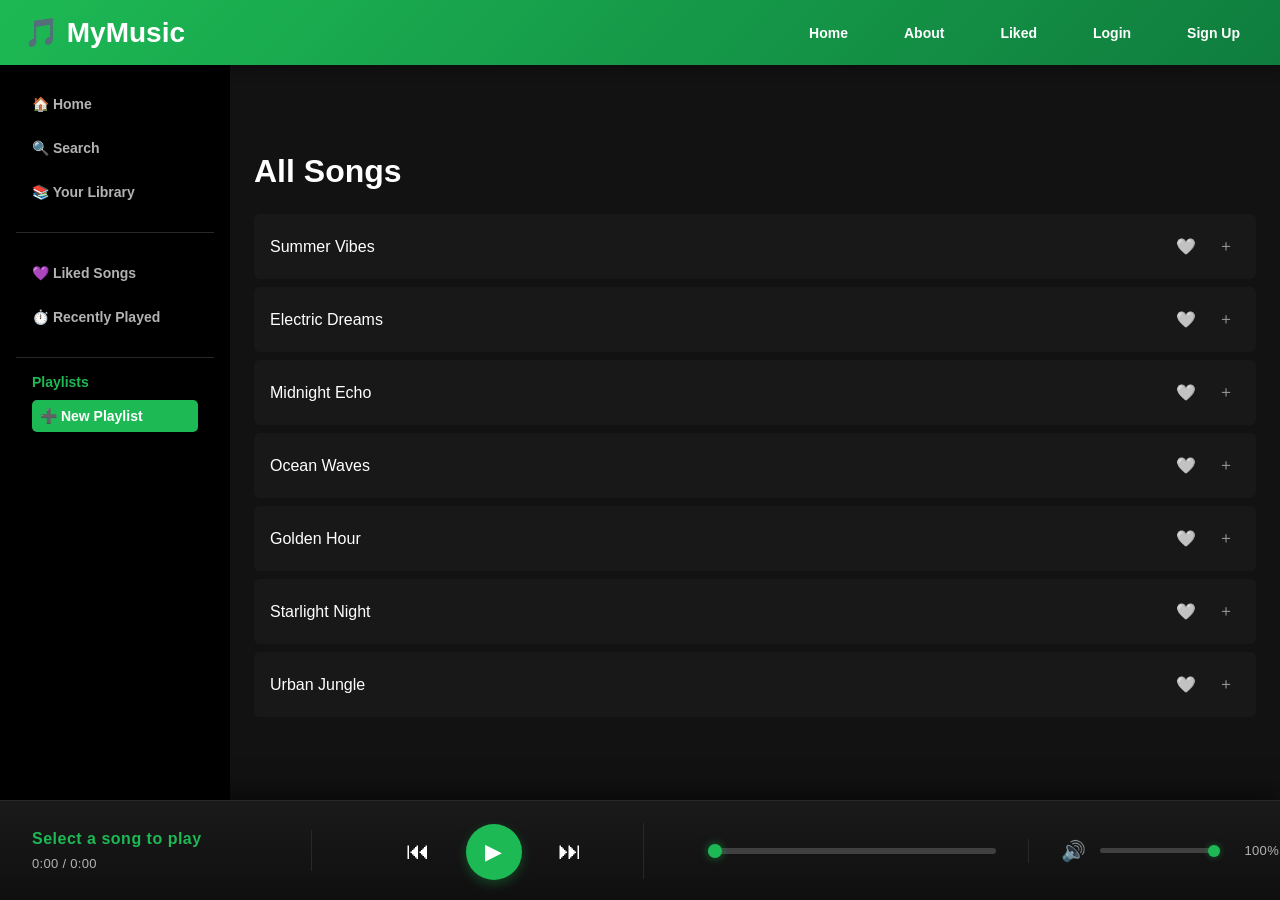
<file: index.html>
<!DOCTYPE html>
<html lang="en">
<head>
  <meta charset="UTF-8">
  <meta name="viewport" content="width=device-width, initial-scale=1.0">
  <title>Music Player</title>
  <!-- Link to main stylesheet -->
  <link rel="stylesheet" href="style.css">
</head>
<body>

  <!-- Header: Navigation bar with logo and menu links -->
  <header class="header">
    <div class="header-container">
      <div class="logo">
        <h1>🎵 MyMusic</h1>
      </div>
      <nav class="nav-menu">
        <a href="#" onclick="showHome()">Home</a>
        <a href="#" onclick="showAbout()">About</a>
        <a href="#" onclick="showLiked()">Liked</a>
        <a href="login.html" id="loginLink">Login</a>
        <a href="signup.html" id="signupLink">Sign Up</a>
        <a href="#" onclick="logout()" id="logoutLink" style="display:none; color: #ff6b6b;">Logout</a>
      </nav>
    </div>
  </header>

  <!-- Sidebar: Navigation menu with playlists and options -->
  <div class="sidebar">
    <div class="sidebar-section">
      <button onclick="showHome()">🏠 Home</button>
      <button onclick="showSearch()">🔍 Search</button>
      <button onclick="showLibrary()">📚 Your Library</button>
    </div>
    
    <div class="sidebar-divider"></div>
    
    <div class="sidebar-section">
      <button onclick="showLiked()">💜 Liked Songs</button>
      <button onclick="showRecentlyPlayed()">⏱️ Recently Played</button>
    </div>

    <div class="sidebar-divider"></div>

    <div class="sidebar-section">
      <h3 style="color: #1db954; font-size: 14px; margin-bottom: 10px; padding: 0 16px;">Playlists</h3>
      <div id="playlistsList"></div>
      <button onclick="createNewPlaylist()" style="margin: 10px 16px; width: calc(100% - 32px); padding: 8px; background: #1db954; border: none; border-radius: 5px; color: white; cursor: pointer; font-weight: 600;">➕ New Playlist</button>
    </div>
    
  </div>

  <!-- Main Content: Displays song list or other views -->
  <div class="main">
    <h2 id="sectionTitle">All Songs</h2>
    <div id="songList" class="song-list"></div>
  </div>

  <!-- Player: Bottom music player with controls and progress bar -->
  <div class="player">
    <div class="player-info">
      <span id="nowPlaying">Select a song to play</span>
      <div class="time-display">
        <span id="currentTime">0:00</span> / <span id="duration">0:00</span>
      </div>
    </div>
    
    <div class="controls">
      <button onclick="prevSong()" title="Previous">⏮</button>
      <button id="playBtn" onclick="togglePlay()" title="Play/Pause">▶</button>
      <button onclick="nextSong()" title="Next">⏭</button>
    </div>
    
    <div class="progress-container">
      <input type="range" id="progress" value="0" min="0" max="100">
    </div>

    <div class="volume-container">
      <span class="volume-icon">🔊</span>
      <input type="range" id="volumeSlider" value="100" min="0" max="100" class="volume-slider" title="Volume">
      <span id="volumePercent">100%</span>
    </div>
  </div>

  <!-- Audio element: Hidden audio player -->
  <audio id="audio"></audio>

  <!-- Playlist Modal -->
  <div id="playlistModal" class="modal-overlay hidden" role="dialog" aria-modal="true" aria-labelledby="playlistModalTitle">
    <div class="modal">
      <div class="modal-header">
        <h3 id="playlistModalTitle">Create playlist</h3>
        <button class="modal-close" onclick="closePlaylistModal()" aria-label="Close">✕</button>
      </div>
      <div class="modal-body">
        <label for="playlistNameInput">Playlist name</label>
        <input id="playlistNameInput" type="text" placeholder="My playlist" autocomplete="off">
        <p id="playlistError" class="modal-error"></p>
      </div>
      <div class="modal-actions">
        <button class="btn-secondary" onclick="closePlaylistModal()">Cancel</button>
        <button class="btn-primary" onclick="confirmCreatePlaylist()">Create</button>
      </div>
    </div>
  </div>

  <!-- Add Song Modal -->
  <div id="addSongModal" class="modal-overlay hidden" role="dialog" aria-modal="true" aria-labelledby="addSongModalTitle">
    <div class="modal">
      <div class="modal-header">
        <h3 id="addSongModalTitle">Add song to playlist</h3>
        <button class="modal-close" onclick="closeAddSongModal()" aria-label="Close">✕</button>
      </div>
      <div class="modal-body">
        <label for="addSongInput">Song title</label>
        <input id="addSongInput" type="text" placeholder="Type a song name" autocomplete="off">
        <label for="addSongPlaylistSelect" style="margin-top: 12px;">Add to playlist</label>
        <select id="addSongPlaylistSelect"></select>
        <p id="addSongError" class="modal-error"></p>
      </div>
      <div class="modal-actions">
        <button class="btn-secondary" onclick="closeAddSongModal()">Cancel</button>
        <button class="btn-primary" onclick="confirmAddSongToPlaylist()">Add</button>
      </div>
    </div>
  </div>

  <!-- JavaScript: Main app functionality -->
  <script src="script.js"></script>
</body>
</html>
</file>
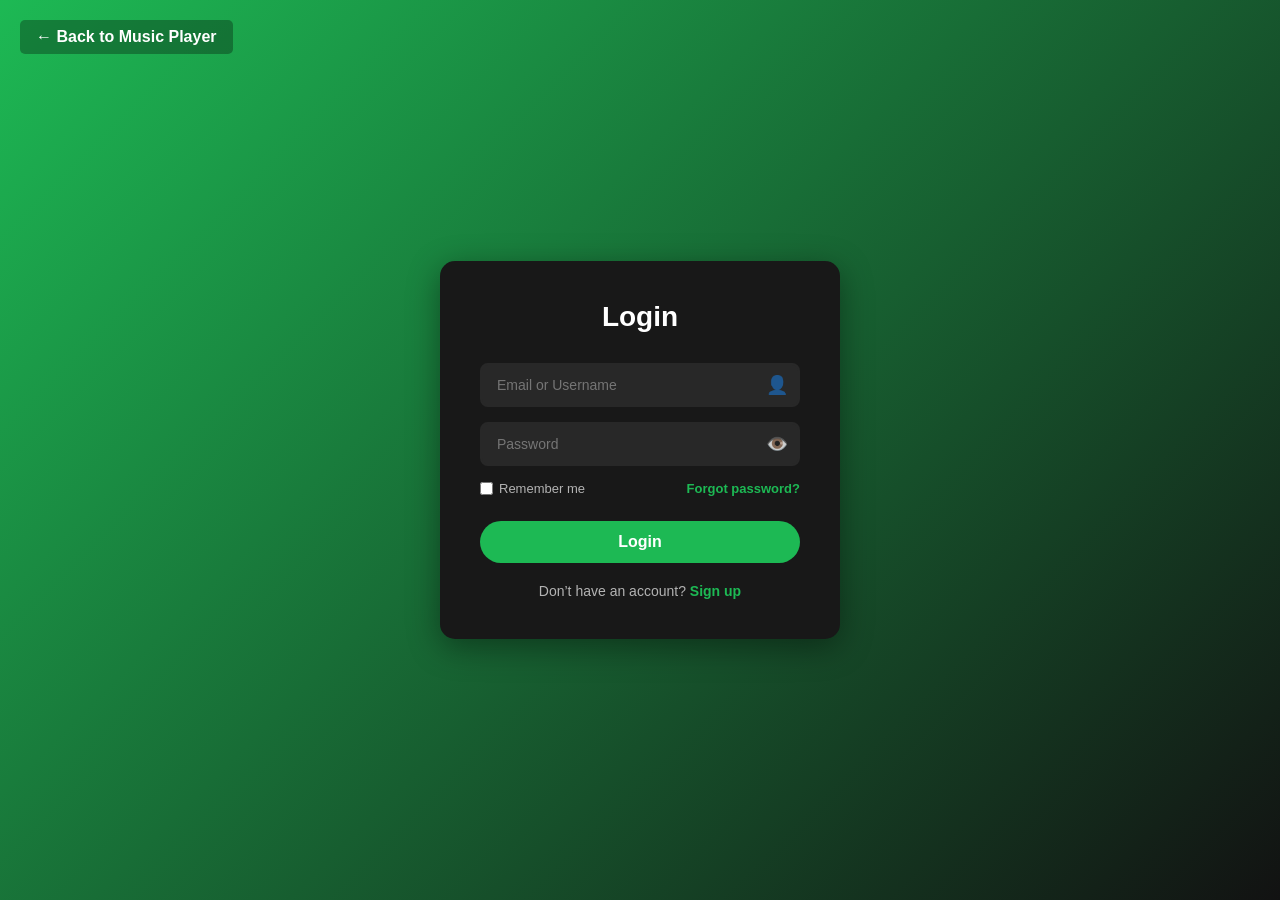
<file: login.html>
<!DOCTYPE html>
<html lang="en">
<head>
  <meta charset="UTF-8">
  <meta name="viewport" content="width=device-width, initial-scale=1.0">
  <title>Login | Music App</title>
  <!-- Link to main stylesheet -->
  <link rel="stylesheet" href="style.css">
</head>
<body class="auth-body">

  <!-- Back link to return to music player -->
  <a href="index.html" class="back-link">← Back to Music Player</a>

  <!-- Login form container -->
  <div class="auth-box">
    <h2>Login</h2>
    <div class="error-message" id="loginError"></div>
    
    <div class="input-group">
      <input type="text" id="loginUser" placeholder="Email or Username" required>
      <span class="input-icon">👤</span>
    </div>
    
    <div class="input-group">
      <input type="password" id="loginPass" placeholder="Password" required>
      <span class="input-icon toggle-password" onclick="togglePassword('loginPass')">👁️</span>
    </div>
    
    <div class="remember-forgot">
      <label><input type="checkbox" id="rememberMe"> Remember me</label>
      <a href="#" onclick="forgotPassword(); return false;">Forgot password?</a>
    </div>
    
    <button onclick="login()">Login</button>
    <p>Don’t have an account? <a href="signup.html">Sign up</a></p>
  </div>
  <!-- JavaScript: Login functionality -->  <script src="script.js"></script>
</body>
</html>
</file>
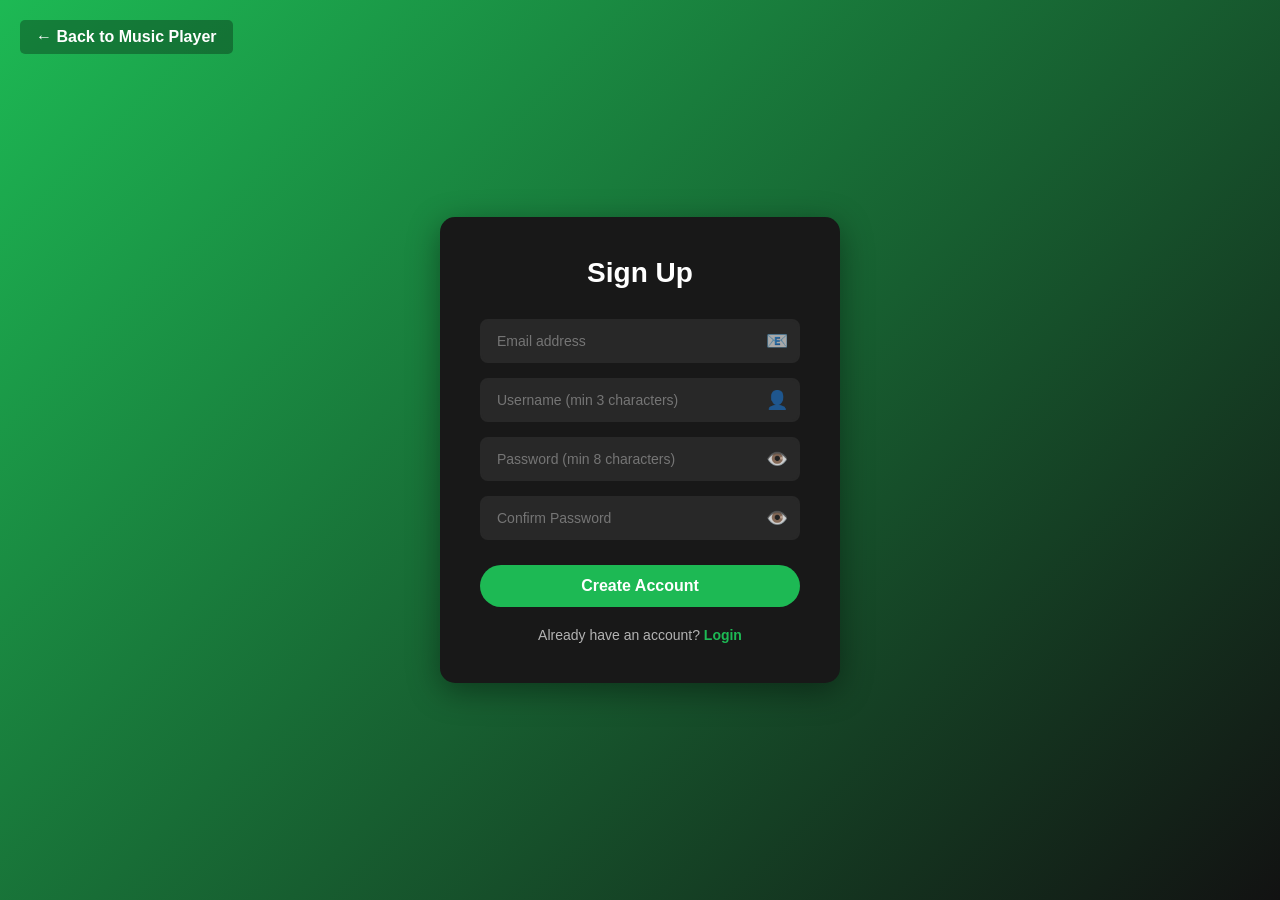
<file: signup.html>
<!DOCTYPE html>
<html lang="en">
<head>
  <meta charset="UTF-8">
  <meta name="viewport" content="width=device-width, initial-scale=1.0">
  <title>Signup | Music App</title>
  <!-- Link to main stylesheet -->
  <link rel="stylesheet" href="style.css">
</head>
<body class="auth-body">

  <!-- Back link to return to music player -->
  <a href="index.html" class="back-link">← Back to Music Player</a>

  <!-- Signup form container -->
  <div class="auth-box">
    <h2>Sign Up</h2>
    <div class="error-message" id="signupError"></div>
    
    <div class="input-group">
      <input type="email" id="signupEmail" placeholder="Email address" required>
      <span class="input-icon">📧</span>
    </div>
    
    <div class="input-group">
      <input type="text" id="signupUser" placeholder="Username (min 3 characters)" required>
      <span class="input-icon">👤</span>
    </div>
    
    <div class="input-group">
      <input type="password" id="signupPass" placeholder="Password (min 8 characters)" required>
      <span class="input-icon toggle-password" onclick="togglePassword('signupPass')">👁️</span>
    </div>
    
    <div class="input-group">
      <input type="password" id="signupConfirmPass" placeholder="Confirm Password" required>
      <span class="input-icon toggle-password" onclick="togglePassword('signupConfirmPass')">👁️</span>
    </div>
    
    <div class="password-strength" id="passwordStrength"></div>
    
    <button onclick="signup()">Create Account</button>
    <p>Already have an account? <a href="login.html">Login</a></p>
  </div>

  <!-- JavaScript: Signup functionality -->
  <script src="script.js"></script>
</body>
</html>
</file>
<file: style.css>
/* Reset default browser styles */
* {
  margin: 0;
  padding: 0;
  box-sizing: border-box;
  font-family: 'Segoe UI', Tahoma, Geneva, Verdana, sans-serif;
}

/* HEADER - Top navigation bar */
.header {
  background: linear-gradient(135deg, #1db954, #0f7d3e);
  padding: 16px 0;
  position: sticky;
  top: 0;
  z-index: 100;
  box-shadow: 0 4px 12px rgba(0, 0, 0, 0.3);
}

.header-container {
  max-width: 1400px;
  margin: 0 auto;
  padding: 0 24px;
  display: flex;
  justify-content: space-between;
  align-items: center;
}

.logo h1 {
  font-size: 28px;
  color: white;
  margin: 0;
}

.nav-menu {
  display: flex;
  gap: 24px;
  align-items: center;
}

.nav-menu a {
  color: white;
  text-decoration: none;
  font-weight: 600;
  font-size: 14px;
  padding: 8px 16px;
  border-radius: 5px;
  transition: all 0.3s ease;
}

.nav-menu a:hover {
  background: rgba(255, 255, 255, 0.2);
  transform: translateY(-2px);
}

/* AUTH - Login and signup pages styling */
.auth-body {
  background: linear-gradient(135deg, #1db954, #121212);
  height: 100vh;
  display: flex;
  align-items: center;
  justify-content: center;
}

.auth-box {
  background: #181818;
  padding: 40px;
  width: 400px;
  border-radius: 15px;
  text-align: center;
  color: white;
  box-shadow: 0 8px 32px rgba(0, 0, 0, 0.4);
}

.auth-box h2 {
  margin-bottom: 30px;
  font-size: 28px;
}

/* Input group with icon */
.input-group {
  position: relative;
  margin: 15px 0;
}

.input-group input {
  width: 100%;
  padding: 12px 40px 12px 15px;
  border: 2px solid #282828;
  border-radius: 8px;
  background: #282828;
  color: white;
  font-size: 14px;
  transition: all 0.3s ease;
}

.input-group input:focus {
  outline: none;
  border-color: #1db954;
  background: #333;
}

.input-group .input-icon {
  position: absolute;
  right: 12px;
  top: 50%;
  transform: translateY(-50%);
  font-size: 18px;
  opacity: 0.6;
}

.input-group .toggle-password {
  cursor: pointer;
  opacity: 0.8;
  transition: opacity 0.2s ease;
}

.input-group .toggle-password:hover {
  opacity: 1;
}

/* Error message styling */
.error-message {
  background: rgba(255, 82, 82, 0.1);
  border: 1px solid #ff5252;
  color: #ff5252;
  padding: 10px;
  border-radius: 5px;
  margin-bottom: 15px;
  font-size: 13px;
  display: none;
}

.error-message.show {
  display: block;
  animation: slideDown 0.3s ease;
}

@keyframes slideDown {
  from {
    opacity: 0;
    transform: translateY(-10px);
  }
  to {
    opacity: 1;
    transform: translateY(0);
  }
}

/* Password strength indicator */
.password-strength {
  margin: 10px 0;
  font-size: 12px;
  text-align: left;
  display: none;
}

.password-strength.show {
  display: block;
}

.strength-bar {
  height: 4px;
  border-radius: 2px;
  margin-top: 5px;
  transition: all 0.3s ease;
}

.strength-weak { 
  background: #ff5252; 
  width: 33%;
}

.strength-medium { 
  background: #ffa726; 
  width: 66%;
}

.strength-strong { 
  background: #1db954; 
  width: 100%;
}

/* Remember me and forgot password */
.remember-forgot {
  display: flex;
  justify-content: space-between;
  align-items: center;
  margin: 15px 0;
  font-size: 13px;
}

.remember-forgot label {
  display: flex;
  align-items: center;
  gap: 6px;
  color: #b3b3b3;
  cursor: pointer;
}

.remember-forgot input[type="checkbox"] {
  width: auto;
  cursor: pointer;
}

.remember-forgot a {
  color: #1db954;
  text-decoration: none;
  font-size: 13px;
}

.remember-forgot a:hover {
  text-decoration: underline;
}

.auth-box button {
  width: 100%;
  padding: 12px;
  margin-top: 10px;
  background: #1db954;
  border: none;
  border-radius: 25px;
  color: white;
  font-weight: bold;
  font-size: 16px;
  cursor: pointer;
  transition: all 0.3s ease;
}

.auth-box button:hover {
  background: #1ed760;
  transform: scale(1.02);
}

.auth-box p {
  margin-top: 20px;
  font-size: 14px;
  color: #b3b3b3;
}

.auth-box a {
  color: #1db954;
  text-decoration: none;
  font-weight: bold;
}

.auth-box a:hover {
  text-decoration: underline;
}

.back-link {
  position: absolute;
  top: 20px;
  left: 20px;
  color: white;
  text-decoration: none;
  font-weight: 600;
  padding: 8px 16px;
  border-radius: 5px;
  transition: all 0.3s ease;
  background: rgba(0, 0, 0, 0.3);
}

.back-link:hover {
  background: rgba(0, 0, 0, 0.5);
  transform: translateX(-4px);
}

/* MAIN APP - Dashboard layout */
body {
  display: flex;
  flex-direction: column;
  height: 100vh;
  background: #121212;
  color: white;
  overflow: hidden;
}

/* Modal - Playlist creation */
.modal-overlay {
  position: fixed;
  inset: 0;
  background: rgba(0, 0, 0, 0.7);
  display: flex;
  align-items: center;
  justify-content: center;
  z-index: 120;
  backdrop-filter: blur(4px);
}

.modal-overlay.hidden {
  display: none;
}

.modal {
  width: 420px;
  max-width: 92vw;
  background: #181818;
  border: 1px solid #2a2a2a;
  border-radius: 12px;
  box-shadow: 0 20px 60px rgba(0, 0, 0, 0.5);
  padding: 20px;
}

.modal-header {
  display: flex;
  align-items: center;
  justify-content: space-between;
  margin-bottom: 12px;
}

.modal-header h3 {
  font-size: 18px;
  color: white;
}

.modal-close {
  background: transparent;
  border: none;
  color: #b3b3b3;
  font-size: 18px;
  cursor: pointer;
  padding: 6px 8px;
  border-radius: 6px;
  transition: all 0.2s ease;
}

.modal-close:hover {
  color: white;
  background: #282828;
}

.modal-body label {
  display: block;
  font-size: 12px;
  color: #b3b3b3;
  margin-bottom: 6px;
}

.modal-body input {
  width: 100%;
  padding: 12px;
  border-radius: 8px;
  border: 1px solid #2a2a2a;
  background: #222;
  color: white;
  font-size: 14px;
  outline: none;
  transition: border-color 0.2s ease;
}

.modal-body select {
  width: 100%;
  padding: 12px;
  border-radius: 8px;
  border: 1px solid #2a2a2a;
  background: #222;
  color: white;
  font-size: 14px;
  outline: none;
  transition: border-color 0.2s ease;
}

.modal-body input:focus {
  border-color: #1db954;
}

.modal-error {
  min-height: 18px;
  margin-top: 8px;
  font-size: 12px;
  color: #ff6b6b;
}

.modal-actions {
  display: flex;
  justify-content: flex-end;
  gap: 10px;
  margin-top: 8px;
}

.btn-primary,
.btn-secondary {
  padding: 10px 16px;
  border-radius: 20px;
  border: none;
  font-weight: 600;
  cursor: pointer;
  transition: all 0.2s ease;
}

.btn-primary {
  background: #1db954;
  color: white;
}

.btn-primary:hover {
  background: #1ed760;
  transform: translateY(-1px);
}

.btn-secondary {
  background: #2a2a2a;
  color: #b3b3b3;
}

.btn-secondary:hover {
  background: #3a3a3a;
  color: white;
}

/* Sidebar navigation menu */
.sidebar {
  width: 230px;
  background: #000;
  padding: 0;
  display: flex;
  flex-direction: column;
  position: fixed;
  left: 0;
  top: 64px;
  height: calc(100vh - 64px - 80px);
  overflow-y: auto;
  z-index: 50;
}

.sidebar-section {
  padding: 16px;
}

.sidebar-divider {
  height: 1px;
  background: #282828;
  margin: 0 16px;
}

.sidebar h2 {
  margin-bottom: 30px;
  color: #1db954;
  font-size: 24px;
  padding: 0 16px;
}

.sidebar button {
  width: 100%;
  margin: 4px 0;
  padding: 12px 16px;
  background: transparent;
  border: none;
  color: #b3b3b3;
  text-align: left;
  font-size: 14px;
  font-weight: 600;
  cursor: pointer;
  border-radius: 5px;
  transition: all 0.3s ease;
  display: flex;
  align-items: center;
  gap: 12px;
}

.sidebar button:hover {
  background: #282828;
  color: white;
}

/* Main content area - displays songs and views */
.main {
  flex: 1;
  padding: 24px;
  padding-bottom: 100px;
  overflow-y: auto;
  margin-left: 230px;
  margin-top: 64px;
  margin-bottom: 80px;
}

.main h2 {
  margin-bottom: 24px;
  font-size: 32px;
}

.song-list {
  display: flex;
  flex-direction: column;
  gap: 8px;
}

/* Individual song item */
.song {
  padding: 16px;
  background: #181818;
  margin-bottom: 0;
  display: flex;
  justify-content: space-between;
  align-items: center;
  cursor: pointer;
  border-radius: 6px;
  transition: all 0.2s ease;
}

.song:hover {
  background: #282828;
  transform: translateX(4px);
}

.song.active {
  background: #282828;
  border-left: 4px solid #1db954;
}

.song-info {
  display: flex;
  align-items: center;
  gap: 12px;
}

.song-title {
  font-size: 16px;
  font-weight: 500;
}

/* Song row actions (like / add) */
.song-actions {
  display: flex;
  align-items: center;
  gap: 10px;
  opacity: 0.85;
}

.song-action-btn {
  background: transparent;
  border: none;
  color: #b3b3b3;
  font-size: 16px;
  cursor: pointer;
  padding: 6px;
  border-radius: 50%;
  transition: all 0.2s ease;
}

.song-action-btn:hover {
  color: white;
  background: #282828;
}

@keyframes heartBeat {
  0%, 100% { transform: scale(1); }
  50% { transform: scale(1.3); }
}

/* Bottom music player bar */
.player {
  position: fixed;
  bottom: 0;
  left: 0;
  right: 0;
  background: linear-gradient(180deg, #1a1a1a, #0f0f0f);
  padding: 20px 32px;
  display: grid;
  grid-template-columns: 280px 1fr 320px 220px;
  align-items: center;
  gap: 32px;
  border-top: 1px solid #282828;
  box-shadow: 0 -8px 24px rgba(0, 0, 0, 0.5);
  z-index: 60;
  min-height: 100px;
}

.player-info {
  flex: 0 0 280px;
  display: flex;
  flex-direction: column;
  gap: 8px;
  min-width: 250px;
  padding-right: 24px;
  border-right: 1px solid #282828;
}

/* Song row actions (like / add) */
.song-actions {
  display: flex;
  align-items: center;
  gap: 10px;
  opacity: 0.85;
}

.song-action-btn {
  background: transparent;
  border: none;
  color: #b3b3b3;
  font-size: 16px;
  cursor: pointer;
  padding: 6px;
  border-radius: 50%;
  transition: all 0.2s ease;
}

.song-action-btn:hover {
  color: white;
  background: #282828;
}

#nowPlaying {
  font-weight: 600;
  font-size: 16px;
  color: #1db954;
  overflow: hidden;
  text-overflow: ellipsis;
  white-space: nowrap;
  letter-spacing: 0.5px;
}

.time-display {
  font-size: 13px;
  color: #b3b3b3;
  letter-spacing: 0.3px;
}

.controls {
  display: flex;
  gap: 24px;
  align-items: center;
  justify-content: center;
  padding: 0 32px;
  border-right: 1px solid #282828;
}

.controls button {
  background: transparent;
  border: none;
  color: white;
  font-size: 24px;
  cursor: pointer;
  padding: 12px;
  border-radius: 50%;
  transition: all 0.3s ease;
  width: 48px;
  height: 48px;
  display: flex;
  align-items: center;
  justify-content: center;
}

.controls button:hover {
  color: #1db954;
  transform: scale(1.15);
}

#playBtn {
  background: #1db954;
  color: white;
  font-size: 22px;
  width: 56px;
  height: 56px;
  box-shadow: 0 4px 12px rgba(29, 185, 84, 0.3);
  display: flex;
  align-items: center;
  justify-content: center;
  line-height: 1;
  padding: 0;
  border: none;
  margin: 0;
  vertical-align: middle;
  text-align: center;
  position: relative;
  top: 1px;
}

#playBtn:hover {
  background: #1ed760;
  transform: scale(1.12);
  box-shadow: 0 6px 16px rgba(29, 185, 84, 0.5);
}

/* Volume control */
.volume-container {
  display: flex;
  align-items: center;
  gap: 14px;
  min-width: 220px;
  padding-left: 32px;
  border-left: 1px solid #282828;
}

.volume-icon {
  font-size: 20px;
  opacity: 0.8;
  cursor: pointer;
  transition: opacity 0.2s ease;
}

.volume-icon:hover {
  opacity: 1;
}

/* Song progress bar */
.progress-container {
  flex: 1;
  display: flex;
  align-items: center;
  gap: 16px;
  min-width: 320px;
  padding-left: 32px;
}

#progress {
  flex: 1;
  height: 6px;
  -webkit-appearance: none;
  appearance: none;
  background: #404040;
  border-radius: 3px;
  outline: none;
  cursor: pointer;
  transition: height 0.2s ease;
}

#progress:hover {
  height: 8px;
}

#progress::-webkit-slider-thumb {
  -webkit-appearance: none;
  appearance: none;
  width: 14px;
  height: 14px;
  background: #1db954;
  border-radius: 50%;
  cursor: pointer;
  transition: all 0.3s ease;
  box-shadow: 0 0 8px rgba(29, 185, 84, 0.6);
}

#progress::-webkit-slider-thumb:hover {
  transform: scale(1.25);
  box-shadow: 0 0 12px rgba(29, 185, 84, 0.8);
}

#progress::-moz-range-thumb {
  width: 14px;
  height: 14px;
  background: #1db954;
  border-radius: 50%;
  cursor: pointer;
  border: none;
}

.volume-slider {
  width: 120px;
  height: 5px;
  -webkit-appearance: none;
  appearance: none;
  background: #404040;
  border-radius: 2.5px;
  outline: none;
  cursor: pointer;
}

.volume-slider::-webkit-slider-thumb {
  -webkit-appearance: none;
  appearance: none;
  width: 12px;
  height: 12px;
  background: #1db954;
  border-radius: 50%;
  cursor: pointer;
  transition: all 0.2s ease;
  box-shadow: 0 0 6px rgba(29, 185, 84, 0.5);
}

.volume-slider::-webkit-slider-thumb:hover {
  background: #1ed760;
  box-shadow: 0 0 10px rgba(29, 185, 84, 0.7);
}

.volume-slider::-moz-range-thumb {
  width: 12px;
  height: 12px;
  background: #1db954;
  border-radius: 50%;
  cursor: pointer;
  border: none;
}

#volumePercent {
  font-size: 13px;
  color: #b3b3b3;
  min-width: 45px;
  text-align: right;
  letter-spacing: 0.3px;
}

/* Custom scrollbar for main content */
.main::-webkit-scrollbar {
  width: 12px;
}

.main::-webkit-scrollbar-track {
  background: #121212;
}

.main::-webkit-scrollbar-thumb {
  background: #282828;
  border-radius: 6px;
}

.main::-webkit-scrollbar-thumb:hover {
  background: #404040;
}

/* Responsive design for mobile devices */
@media (max-width: 768px) {
  .sidebar {
    width: 180px;
  }
  
  .player {
    left: 180px;
    flex-direction: column;
    gap: 12px;
  }
  
  .main {
    padding: 16px;
  }
}
</file>
